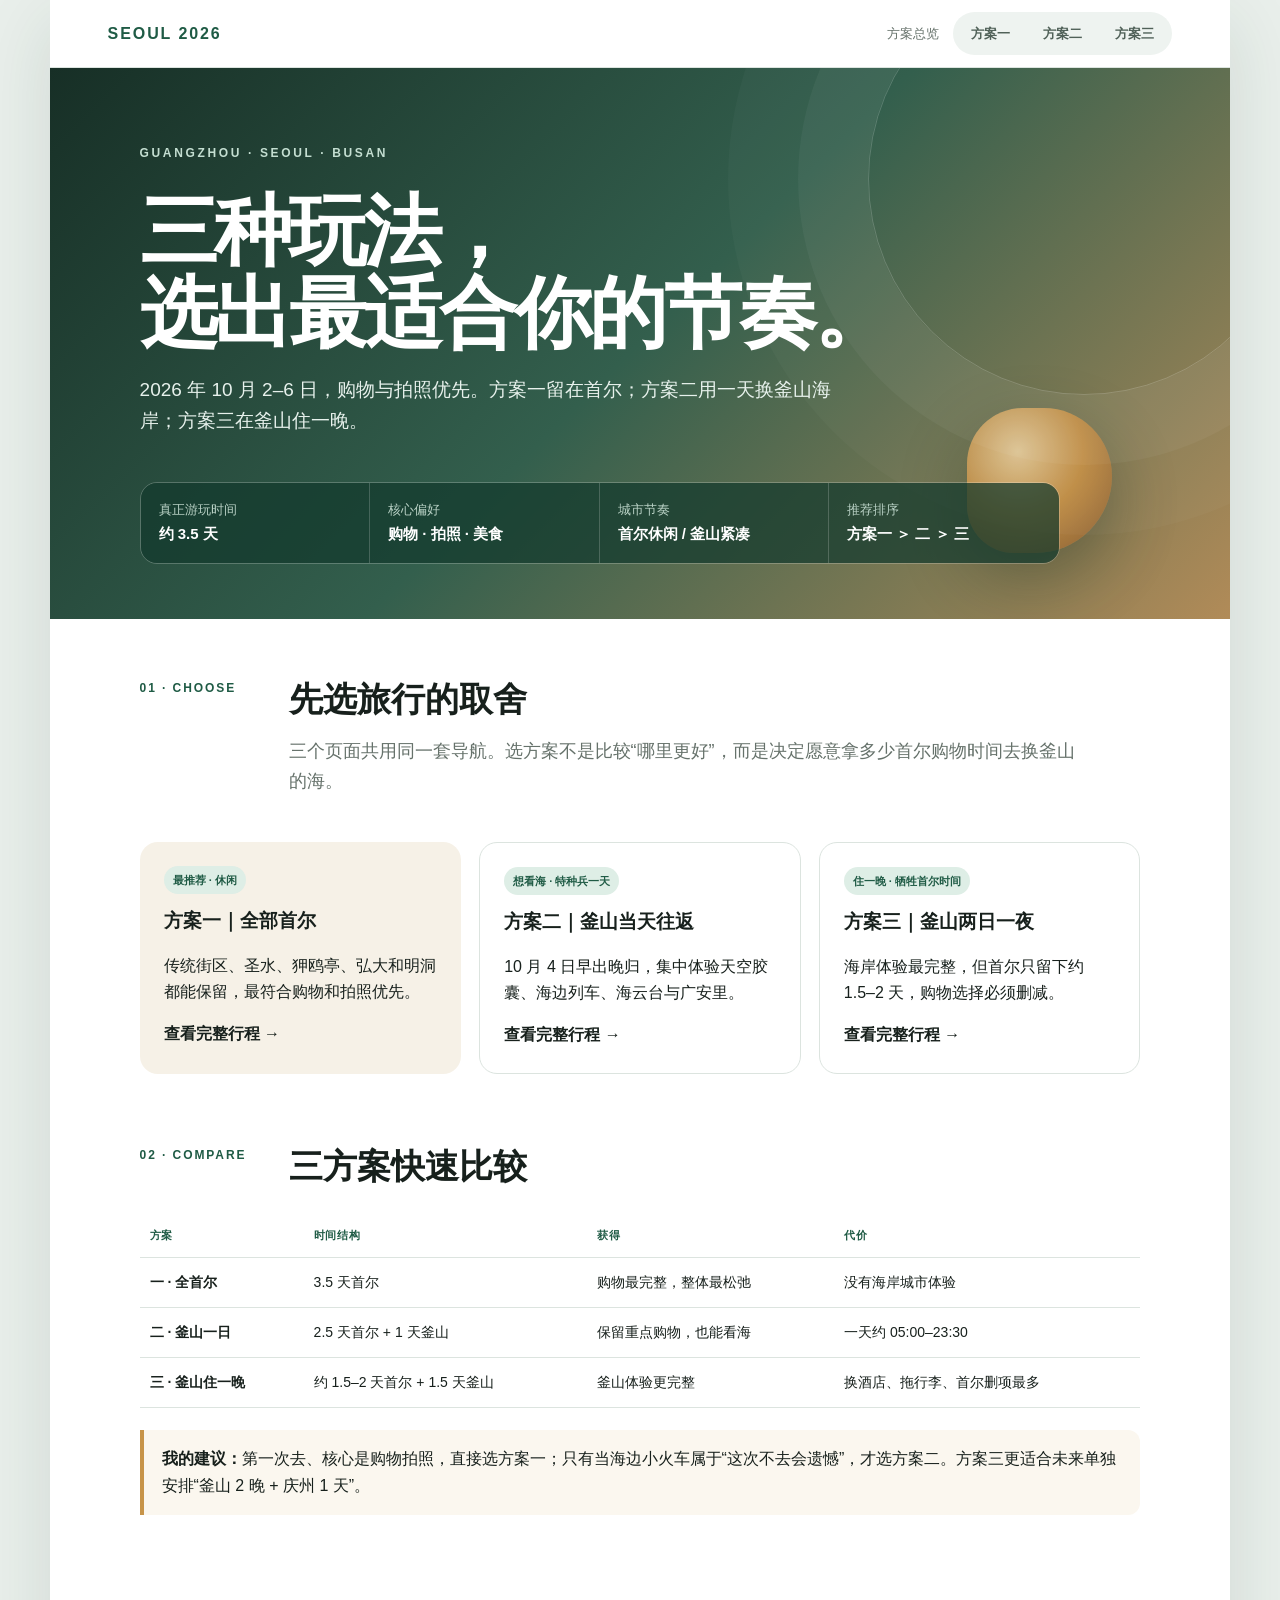
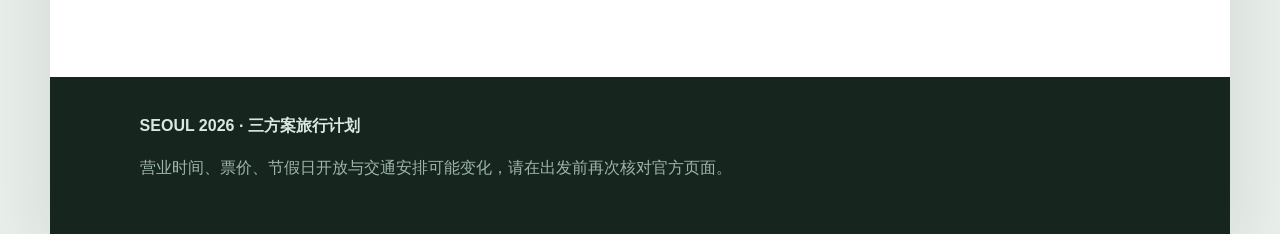
<file: index.html>
<!doctype html><html lang="zh-CN"><head><meta charset="utf-8"><meta name="viewport" content="width=device-width,initial-scale=1"><meta name="theme-color" content="#1f5b45"><title>首尔 × 釜山｜三种旅行方案</title><link rel="stylesheet" href="assets/site.css"></head><body><div class="progress"></div><div class="site">
<nav class="site-nav"><a class="brand" href="index.html">SEOUL 2026</a><a class="nav-home" href="index.html">方案总览</a><div class="plans"><a href="option-1.html">方案一</a><a href="option-2.html">方案二</a><a href="option-3.html">方案三</a></div></nav>
<header class="hero home"><div class="orb"></div><div class="kicker">GUANGZHOU · SEOUL · BUSAN</div><h1>三种玩法，<br>选出最适合你的节奏。</h1><p class="intro">2026 年 10 月 2–6 日，购物与拍照优先。方案一留在首尔；方案二用一天换釜山海岸；方案三在釜山住一晚。</p><div class="meta"><div><small>真正游玩时间</small><strong>约 3.5 天</strong></div><div><small>核心偏好</small><strong>购物 · 拍照 · 美食</strong></div><div><small>城市节奏</small><strong>首尔休闲 / 釜山紧凑</strong></div><div><small>推荐排序</small><strong>方案一 ＞ 二 ＞ 三</strong></div></div></header>
<main><section class="section"><div class="section-title" data-reveal><div class="no">01 · CHOOSE</div><div><h2>先选旅行的取舍</h2><p class="lead">三个页面共用同一套导航。选方案不是比较“哪里更好”，而是决定愿意拿多少首尔购物时间去换釜山的海。</p></div></div><div class="cards">
<a class="card tint" href="option-1.html" data-reveal><span class="pill">最推荐 · 休闲</span><h3>方案一｜全部首尔</h3><p>传统街区、圣水、狎鸥亭、弘大和明洞都能保留，最符合购物和拍照优先。</p><strong>查看完整行程 →</strong></a>
<a class="card" href="option-2.html" data-reveal><span class="pill">想看海 · 特种兵一天</span><h3>方案二｜釜山当天往返</h3><p>10 月 4 日早出晚归，集中体验天空胶囊、海边列车、海云台与广安里。</p><strong>查看完整行程 →</strong></a>
<a class="card" href="option-3.html" data-reveal><span class="pill">住一晚 · 牺牲首尔时间</span><h3>方案三｜釜山两日一夜</h3><p>海岸体验最完整，但首尔只留下约 1.5–2 天，购物选择必须删减。</p><strong>查看完整行程 →</strong></a></div></section>
<section class="section"><div class="section-title" data-reveal><div class="no">02 · COMPARE</div><div><h2>三方案快速比较</h2></div></div><table data-reveal><thead><tr><th>方案</th><th>时间结构</th><th>获得</th><th>代价</th></tr></thead><tbody><tr><td><b>一 · 全首尔</b></td><td>3.5 天首尔</td><td>购物最完整，整体最松弛</td><td>没有海岸城市体验</td></tr><tr><td><b>二 · 釜山一日</b></td><td>2.5 天首尔 + 1 天釜山</td><td>保留重点购物，也能看海</td><td>一天约 05:00–23:30</td></tr><tr><td><b>三 · 釜山住一晚</b></td><td>约 1.5–2 天首尔 + 1.5 天釜山</td><td>釜山体验更完整</td><td>换酒店、拖行李、首尔删项最多</td></tr></tbody></table><div class="tradeoff" data-reveal><b>我的建议：</b>第一次去、核心是购物拍照，直接选方案一；只有当海边小火车属于“这次不去会遗憾”，才选方案二。方案三更适合未来单独安排“釜山 2 晚 + 庆州 1 天”。</div></section></main>
<footer class="footer"><b>SEOUL 2026 · 三方案旅行计划</b><p>营业时间、票价、节假日开放与交通安排可能变化，请在出发前再次核对官方页面。</p></footer></div><div class="mobile-plans"><a class="active" href="index.html">总览</a><a href="option-1.html">方案一</a><a href="option-2.html">方案二</a><a href="option-3.html">方案三</a></div><button class="backtop" aria-label="返回顶部">↑</button><script src="assets/site.js"></script></body></html>
</file>
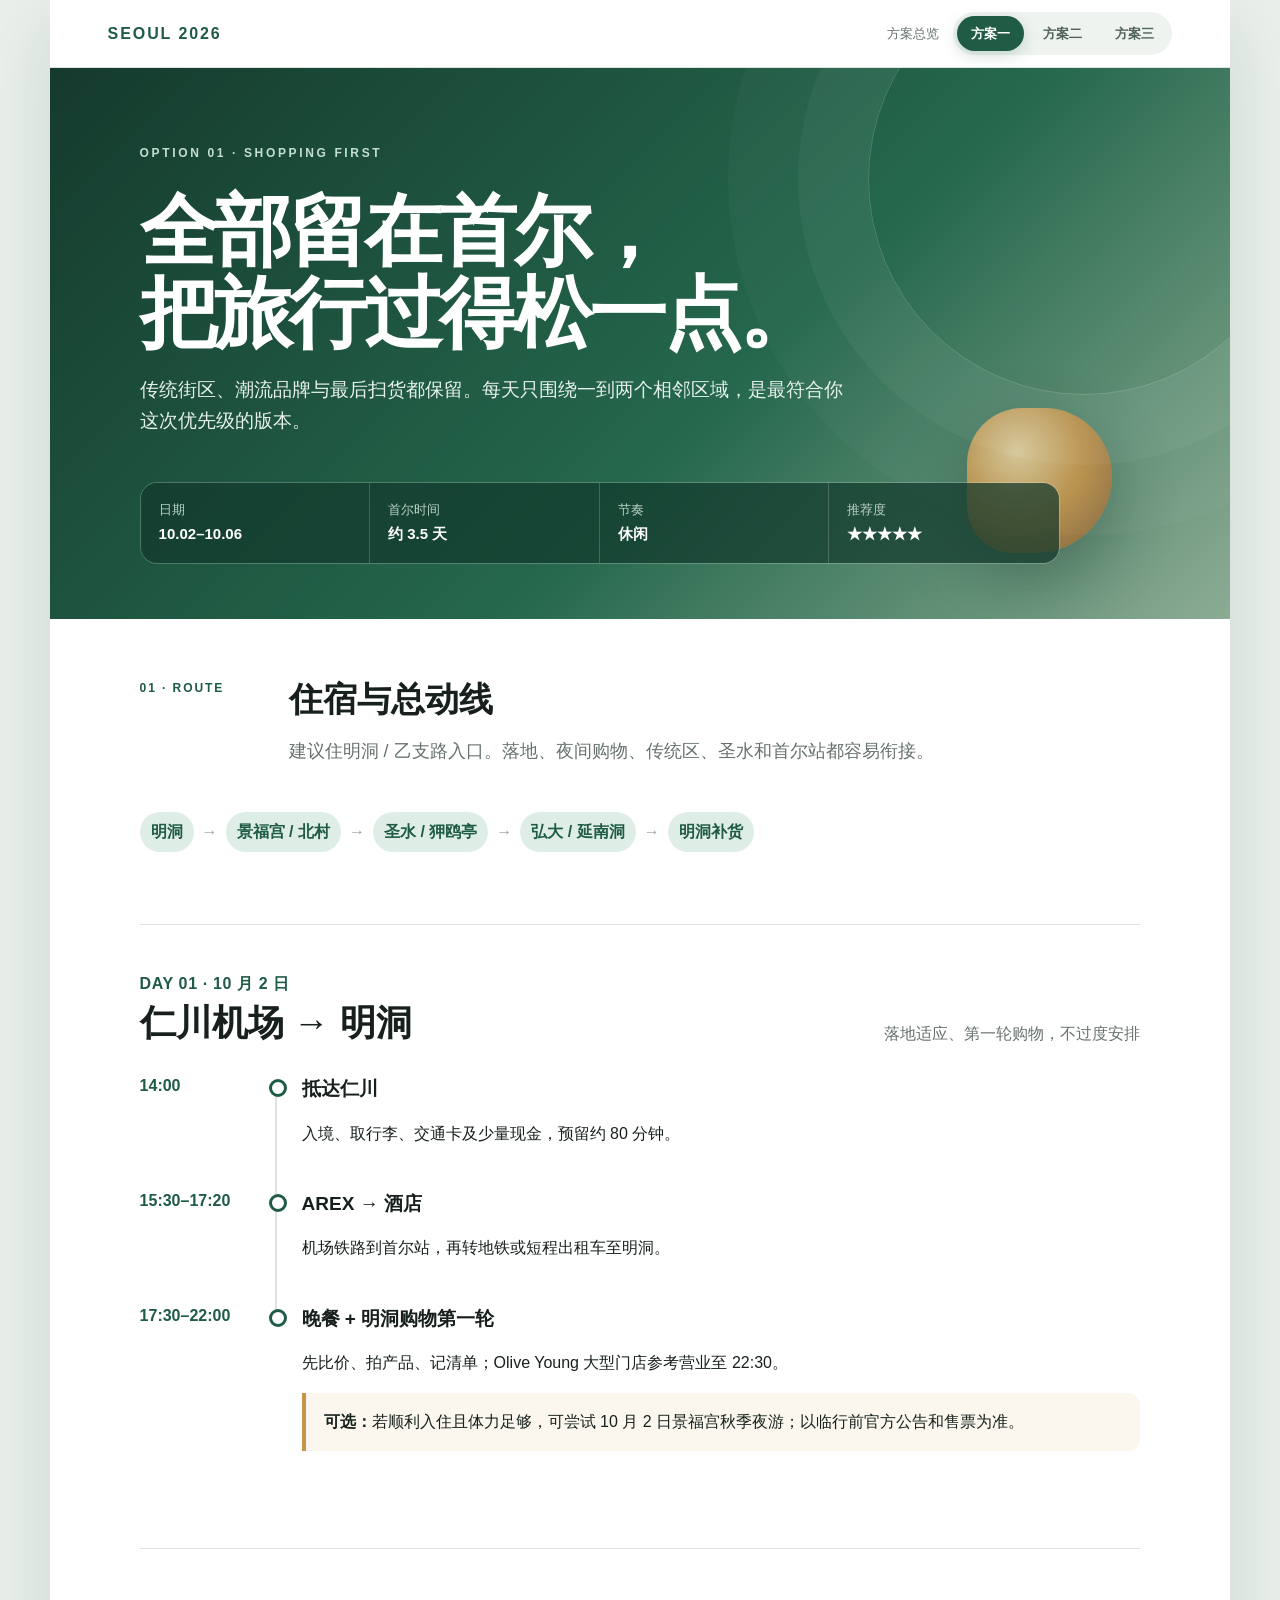
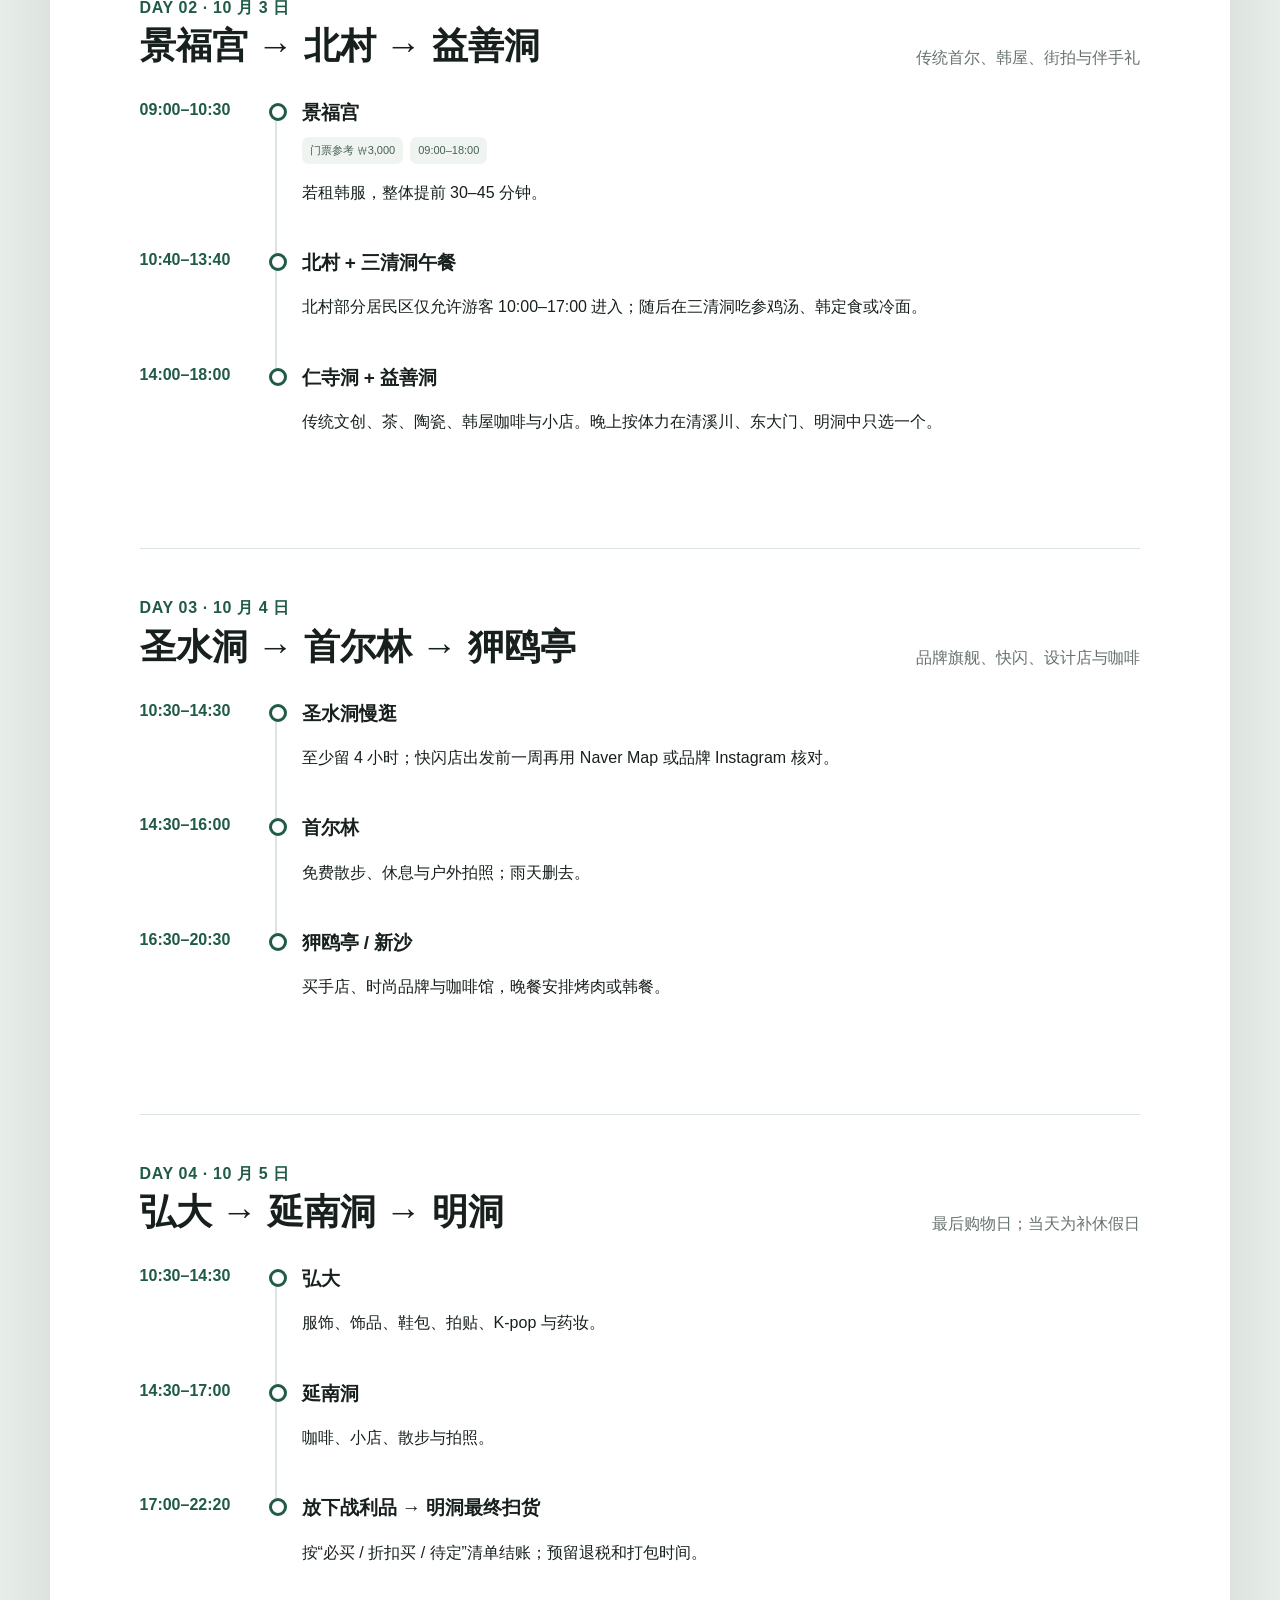
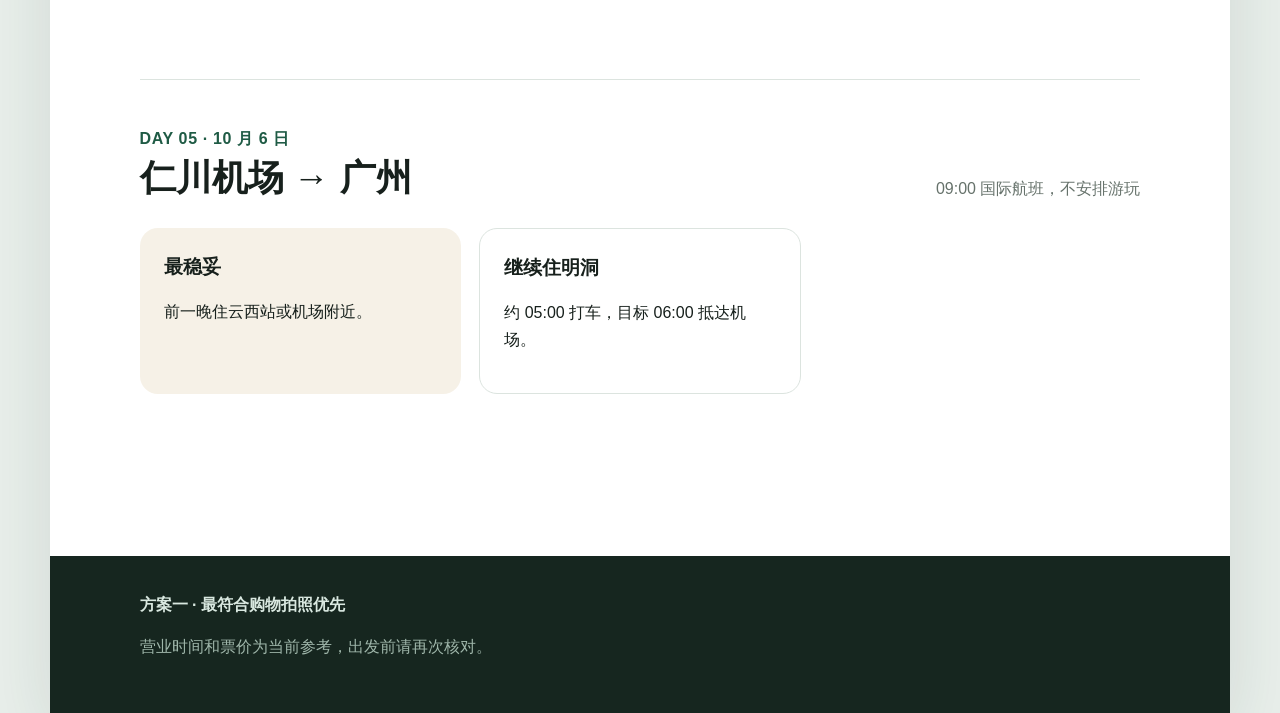
<file: option-1.html>
<!doctype html><html lang="zh-CN"><head><meta charset="utf-8"><meta name="viewport" content="width=device-width,initial-scale=1"><meta name="theme-color" content="#1f5b45"><title>方案一｜首尔 5 天 4 晚</title><link rel="stylesheet" href="assets/site.css"></head><body><div class="progress"></div><div class="site">
<nav class="site-nav"><a class="brand" href="index.html">SEOUL 2026</a><a class="nav-home" href="index.html">方案总览</a><div class="plans"><a class="active" href="option-1.html">方案一</a><a href="option-2.html">方案二</a><a href="option-3.html">方案三</a></div></nav>
<header class="hero"><div class="orb"></div><div class="kicker">OPTION 01 · SHOPPING FIRST</div><h1>全部留在首尔，<br>把旅行过得松一点。</h1><p class="intro">传统街区、潮流品牌与最后扫货都保留。每天只围绕一到两个相邻区域，是最符合你这次优先级的版本。</p><div class="meta"><div><small>日期</small><strong>10.02–10.06</strong></div><div><small>首尔时间</small><strong>约 3.5 天</strong></div><div><small>节奏</small><strong>休闲</strong></div><div><small>推荐度</small><strong>★★★★★</strong></div></div></header>
<main><section class="section"><div class="section-title" data-reveal><div class="no">01 · ROUTE</div><div><h2>住宿与总动线</h2><p class="lead">建议住明洞 / 乙支路入口。落地、夜间购物、传统区、圣水和首尔站都容易衔接。</p></div></div><div class="route" data-reveal><span>明洞</span><b>→</b><span>景福宫 / 北村</span><b>→</b><span>圣水 / 狎鸥亭</span><b>→</b><span>弘大 / 延南洞</span><b>→</b><span>明洞补货</span></div></section>
<section class="section day"><div class="day-head"><div><div class="date">DAY 01 · 10 月 2 日</div><h2>仁川机场 → 明洞</h2></div><div class="focus">落地适应、第一轮购物，不过度安排</div></div><div class="timeline">
<div class="stop" data-reveal><div class="time">14:00</div><div class="rail"></div><div class="stop-body"><h3>抵达仁川</h3><p>入境、取行李、交通卡及少量现金，预留约 80 分钟。</p></div></div><div class="stop" data-reveal><div class="time">15:30–17:20</div><div class="rail"></div><div class="stop-body"><h3>AREX → 酒店</h3><p>机场铁路到首尔站，再转地铁或短程出租车至明洞。</p></div></div><div class="stop" data-reveal><div class="time">17:30–22:00</div><div class="rail"></div><div class="stop-body"><h3>晚餐 + 明洞购物第一轮</h3><p>先比价、拍产品、记清单；Olive Young 大型门店参考营业至 22:30。</p><div class="note warn"><b>可选：</b>若顺利入住且体力足够，可尝试 10 月 2 日景福宫秋季夜游；以临行前官方公告和售票为准。</div></div></div></div></section>
<section class="section day"><div class="day-head"><div><div class="date">DAY 02 · 10 月 3 日</div><h2>景福宫 → 北村 → 益善洞</h2></div><div class="focus">传统首尔、韩屋、街拍与伴手礼</div></div><div class="timeline">
<div class="stop" data-reveal><div class="time">09:00–10:30</div><div class="rail"></div><div class="stop-body"><h3>景福宫</h3><div class="tags"><span class="tag">门票参考 ₩3,000</span><span class="tag">09:00–18:00</span></div><p>若租韩服，整体提前 30–45 分钟。</p></div></div><div class="stop" data-reveal><div class="time">10:40–13:40</div><div class="rail"></div><div class="stop-body"><h3>北村 + 三清洞午餐</h3><p>北村部分居民区仅允许游客 10:00–17:00 进入；随后在三清洞吃参鸡汤、韩定食或冷面。</p></div></div><div class="stop" data-reveal><div class="time">14:00–18:00</div><div class="rail"></div><div class="stop-body"><h3>仁寺洞 + 益善洞</h3><p>传统文创、茶、陶瓷、韩屋咖啡与小店。晚上按体力在清溪川、东大门、明洞中只选一个。</p></div></div></div></section>
<section class="section day"><div class="day-head"><div><div class="date">DAY 03 · 10 月 4 日</div><h2>圣水洞 → 首尔林 → 狎鸥亭</h2></div><div class="focus">品牌旗舰、快闪、设计店与咖啡</div></div><div class="timeline"><div class="stop" data-reveal><div class="time">10:30–14:30</div><div class="rail"></div><div class="stop-body"><h3>圣水洞慢逛</h3><p>至少留 4 小时；快闪店出发前一周再用 Naver Map 或品牌 Instagram 核对。</p></div></div><div class="stop" data-reveal><div class="time">14:30–16:00</div><div class="rail"></div><div class="stop-body"><h3>首尔林</h3><p>免费散步、休息与户外拍照；雨天删去。</p></div></div><div class="stop" data-reveal><div class="time">16:30–20:30</div><div class="rail"></div><div class="stop-body"><h3>狎鸥亭 / 新沙</h3><p>买手店、时尚品牌与咖啡馆，晚餐安排烤肉或韩餐。</p></div></div></div></section>
<section class="section day"><div class="day-head"><div><div class="date">DAY 04 · 10 月 5 日</div><h2>弘大 → 延南洞 → 明洞</h2></div><div class="focus">最后购物日；当天为补休假日</div></div><div class="timeline"><div class="stop" data-reveal><div class="time">10:30–14:30</div><div class="rail"></div><div class="stop-body"><h3>弘大</h3><p>服饰、饰品、鞋包、拍贴、K-pop 与药妆。</p></div></div><div class="stop" data-reveal><div class="time">14:30–17:00</div><div class="rail"></div><div class="stop-body"><h3>延南洞</h3><p>咖啡、小店、散步与拍照。</p></div></div><div class="stop" data-reveal><div class="time">17:00–22:20</div><div class="rail"></div><div class="stop-body"><h3>放下战利品 → 明洞最终扫货</h3><p>按“必买 / 折扣买 / 待定”清单结账；预留退税和打包时间。</p></div></div></div></section>
<section class="section day"><div class="day-head"><div><div class="date">DAY 05 · 10 月 6 日</div><h2>仁川机场 → 广州</h2></div><div class="focus">09:00 国际航班，不安排游玩</div></div><div class="cards"><div class="card tint" data-reveal><h3>最稳妥</h3><p>前一晚住云西站或机场附近。</p></div><div class="card" data-reveal><h3>继续住明洞</h3><p>约 05:00 打车，目标 06:00 抵达机场。</p></div></div></section></main>
<footer class="footer"><b>方案一 · 最符合购物拍照优先</b><p>营业时间和票价为当前参考，出发前请再次核对。</p></footer></div><div class="mobile-plans"><a href="index.html">总览</a><a class="active" href="option-1.html">方案一</a><a href="option-2.html">方案二</a><a href="option-3.html">方案三</a></div><button class="backtop">↑</button><script src="assets/site.js"></script></body></html>
</file>
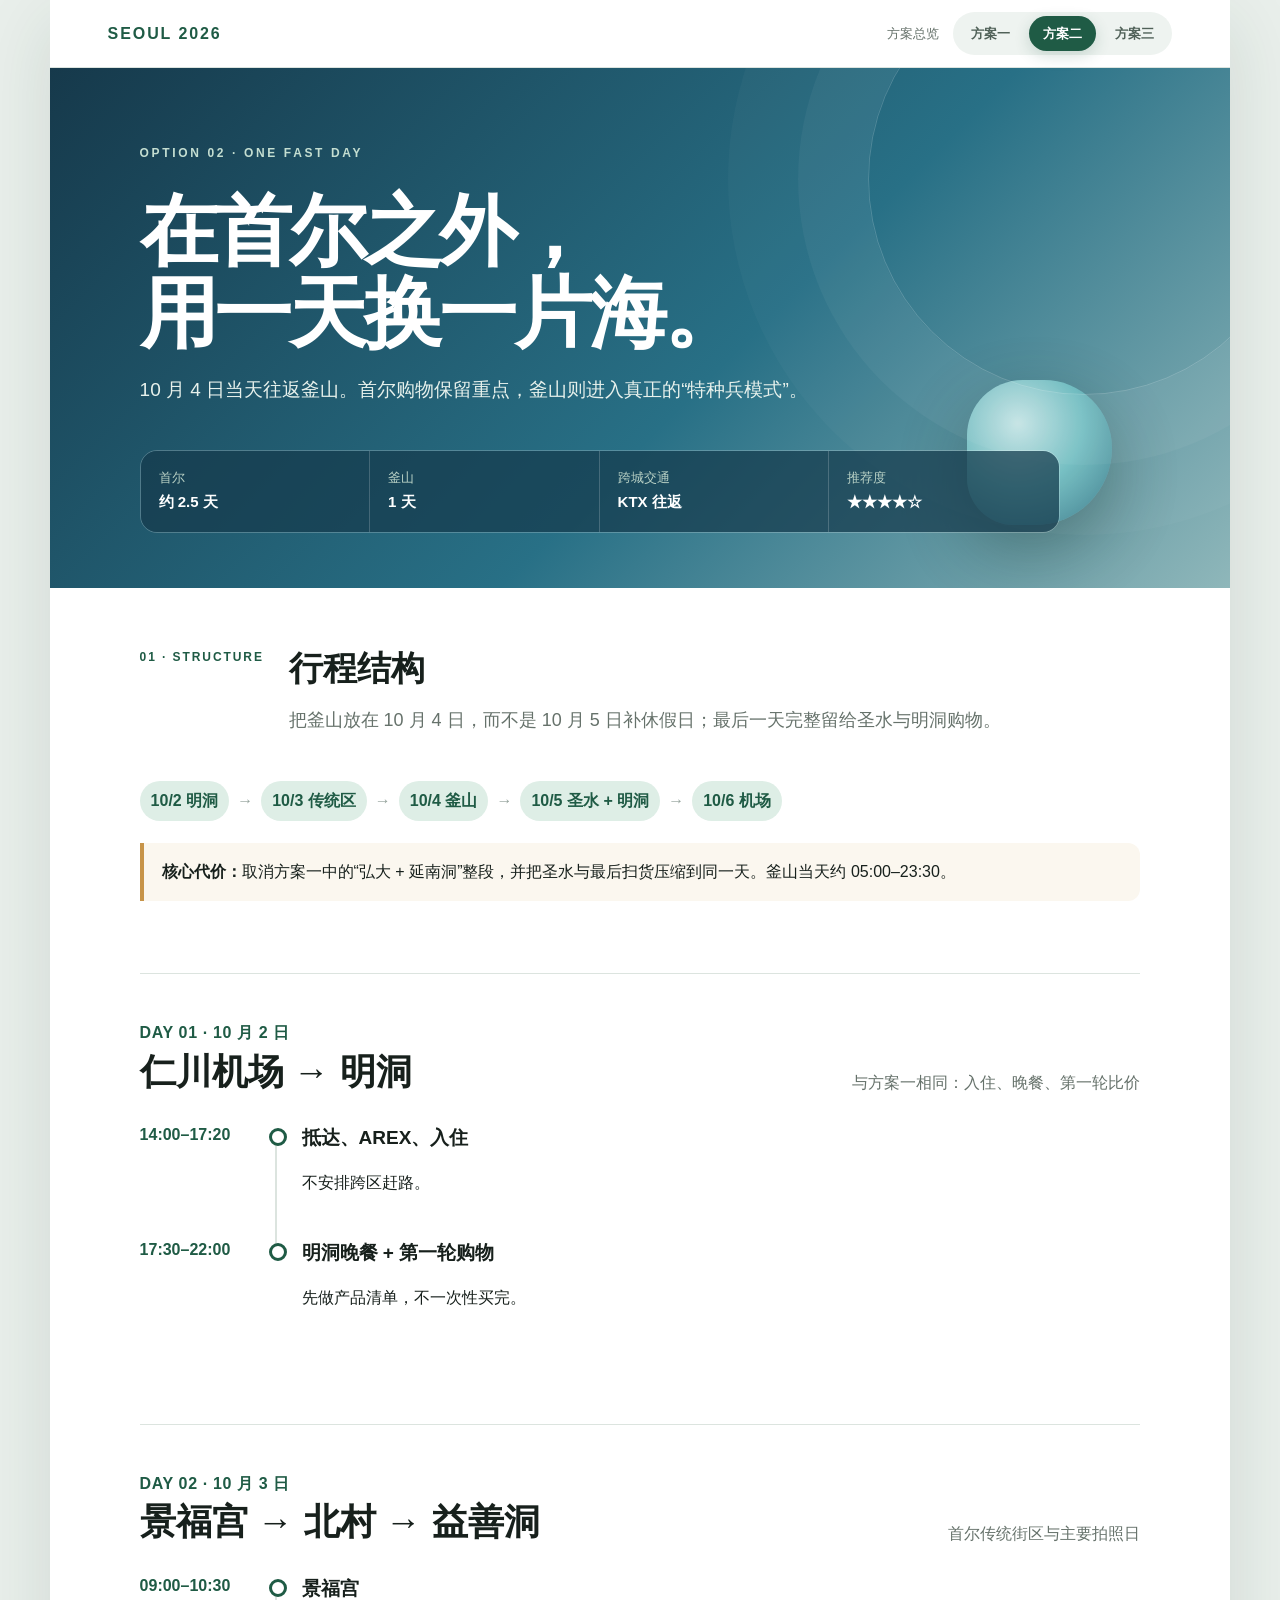
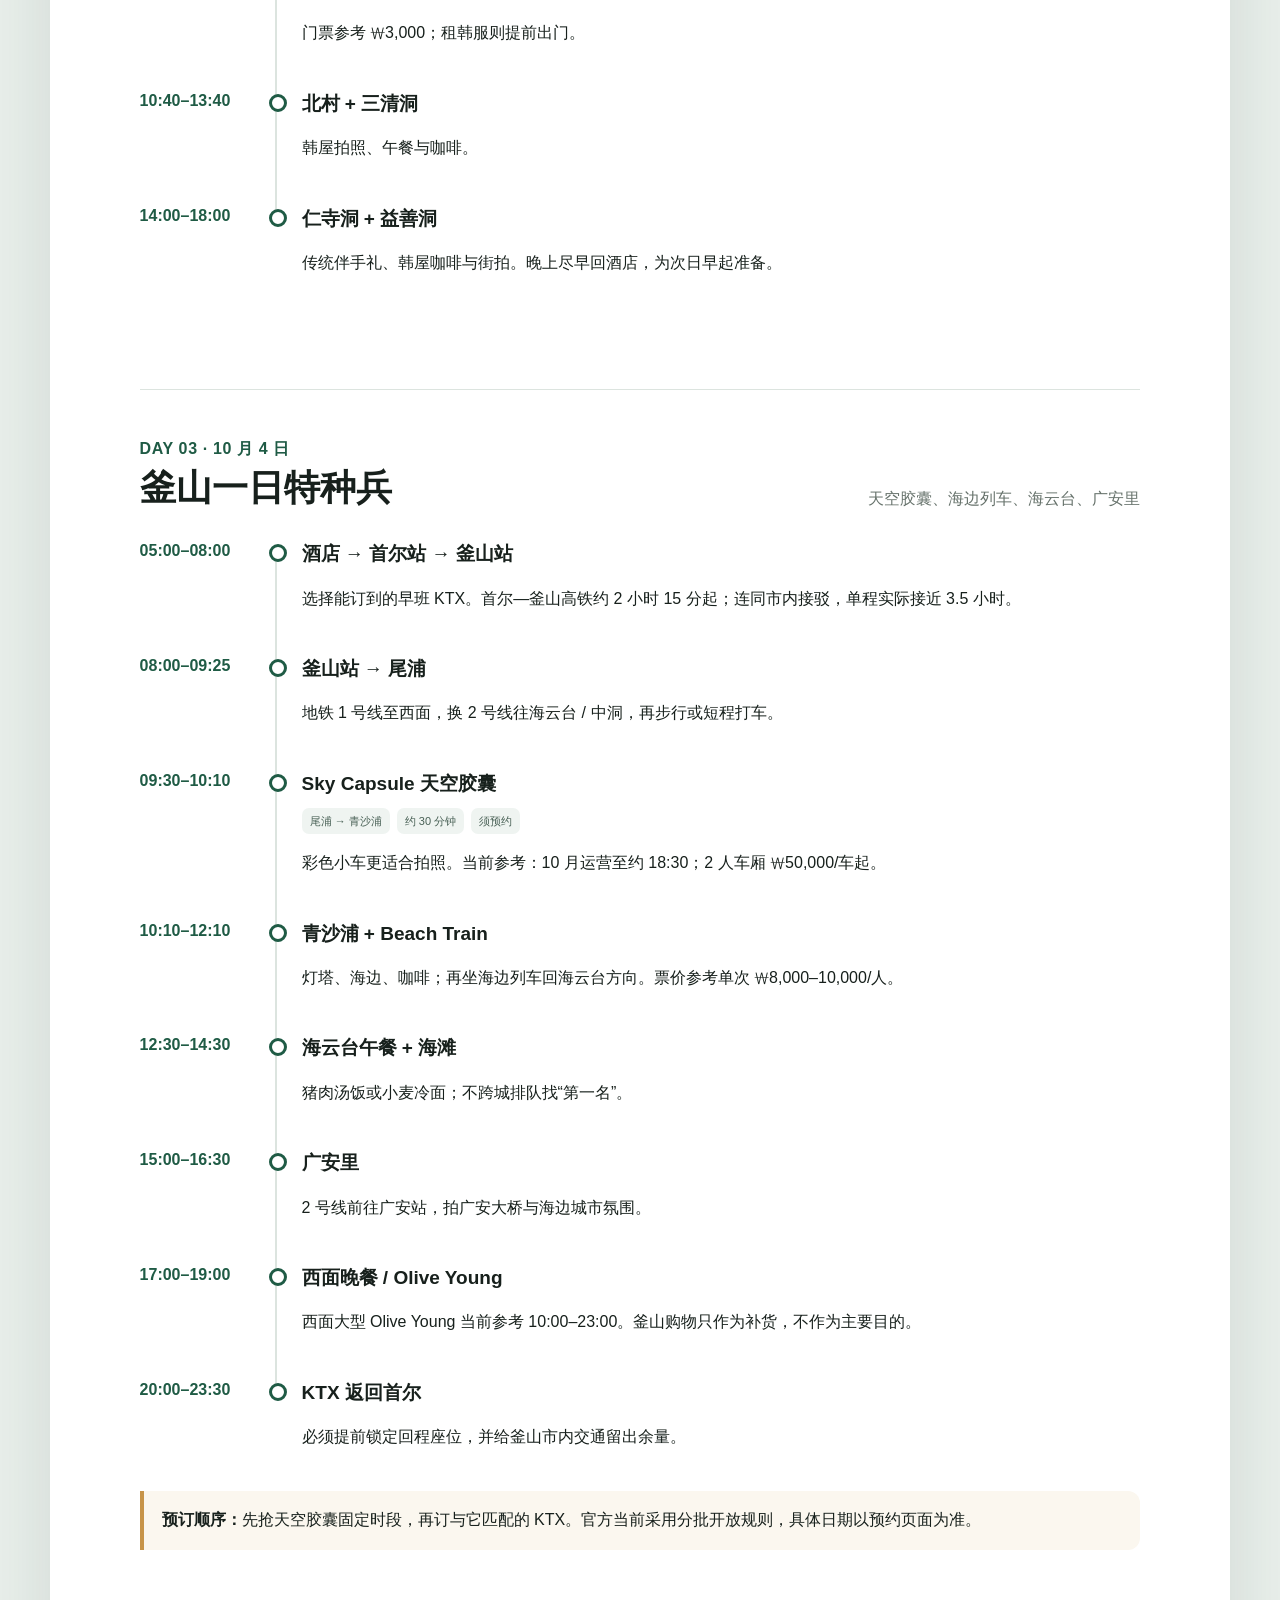
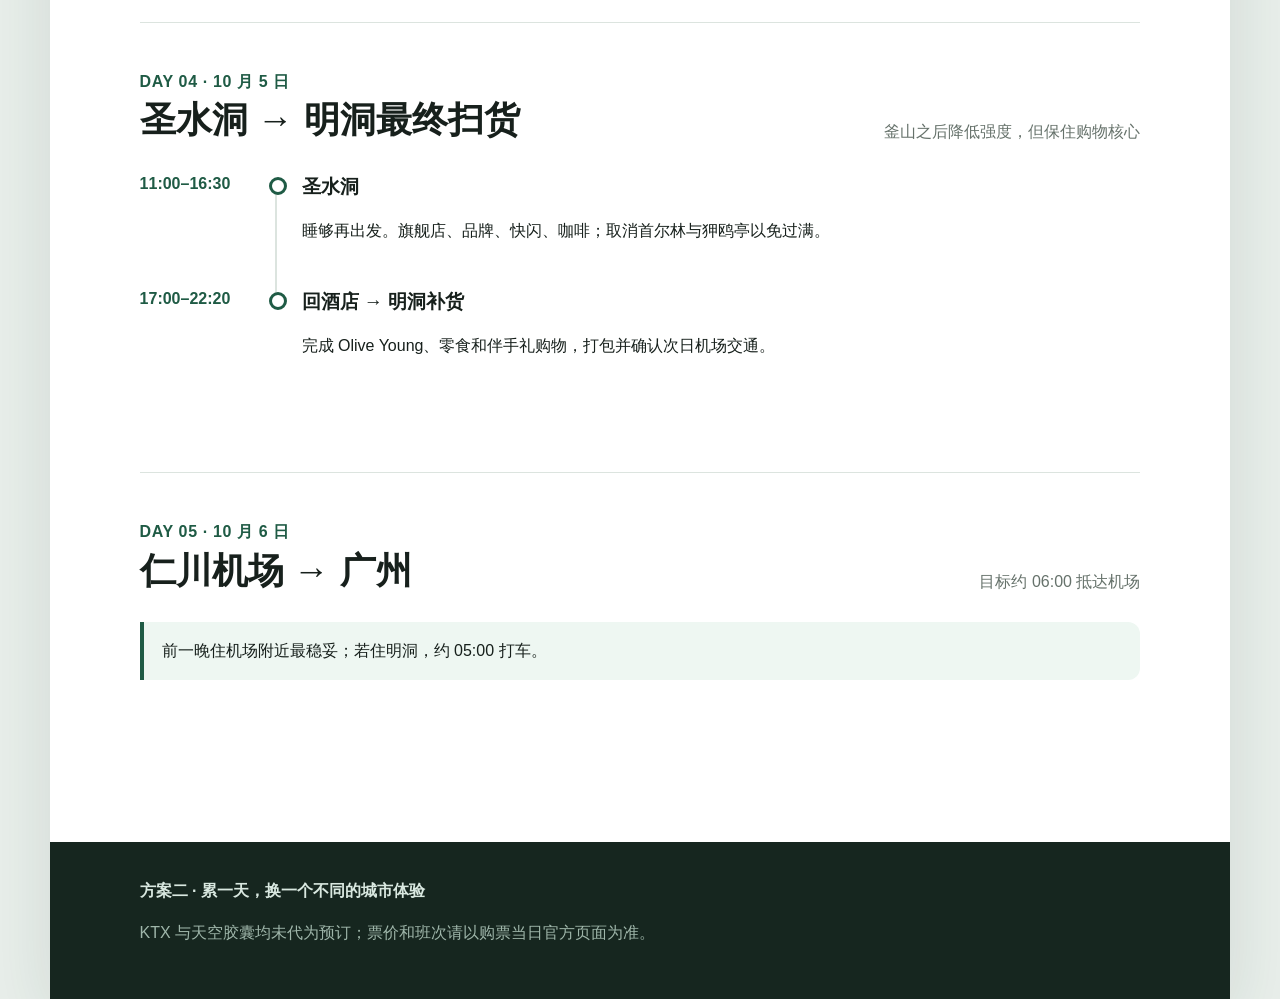
<file: option-2.html>
<!doctype html><html lang="zh-CN"><head><meta charset="utf-8"><meta name="viewport" content="width=device-width,initial-scale=1"><meta name="theme-color" content="#287086"><title>方案二｜首尔 + 釜山一日</title><link rel="stylesheet" href="assets/site.css"></head><body><div class="progress"></div><div class="site">
<nav class="site-nav"><a class="brand" href="index.html">SEOUL 2026</a><a class="nav-home" href="index.html">方案总览</a><div class="plans"><a href="option-1.html">方案一</a><a class="active" href="option-2.html">方案二</a><a href="option-3.html">方案三</a></div></nav>
<header class="hero option2"><div class="orb"></div><div class="kicker">OPTION 02 · ONE FAST DAY</div><h1>在首尔之外，<br>用一天换一片海。</h1><p class="intro">10 月 4 日当天往返釜山。首尔购物保留重点，釜山则进入真正的“特种兵模式”。</p><div class="meta"><div><small>首尔</small><strong>约 2.5 天</strong></div><div><small>釜山</small><strong>1 天</strong></div><div><small>跨城交通</small><strong>KTX 往返</strong></div><div><small>推荐度</small><strong>★★★★☆</strong></div></div></header>
<main><section class="section"><div class="section-title" data-reveal><div class="no">01 · STRUCTURE</div><div><h2>行程结构</h2><p class="lead">把釜山放在 10 月 4 日，而不是 10 月 5 日补休假日；最后一天完整留给圣水与明洞购物。</p></div></div><div class="route" data-reveal><span>10/2 明洞</span><b>→</b><span>10/3 传统区</span><b>→</b><span>10/4 釜山</span><b>→</b><span>10/5 圣水 + 明洞</span><b>→</b><span>10/6 机场</span></div><div class="tradeoff" data-reveal><b>核心代价：</b>取消方案一中的“弘大 + 延南洞”整段，并把圣水与最后扫货压缩到同一天。釜山当天约 05:00–23:30。</div></section>
<section class="section day"><div class="day-head"><div><div class="date">DAY 01 · 10 月 2 日</div><h2>仁川机场 → 明洞</h2></div><div class="focus">与方案一相同：入住、晚餐、第一轮比价</div></div><div class="timeline"><div class="stop" data-reveal><div class="time">14:00–17:20</div><div class="rail"></div><div class="stop-body"><h3>抵达、AREX、入住</h3><p>不安排跨区赶路。</p></div></div><div class="stop" data-reveal><div class="time">17:30–22:00</div><div class="rail"></div><div class="stop-body"><h3>明洞晚餐 + 第一轮购物</h3><p>先做产品清单，不一次性买完。</p></div></div></div></section>
<section class="section day"><div class="day-head"><div><div class="date">DAY 02 · 10 月 3 日</div><h2>景福宫 → 北村 → 益善洞</h2></div><div class="focus">首尔传统街区与主要拍照日</div></div><div class="timeline"><div class="stop" data-reveal><div class="time">09:00–10:30</div><div class="rail"></div><div class="stop-body"><h3>景福宫</h3><p>门票参考 ₩3,000；租韩服则提前出门。</p></div></div><div class="stop" data-reveal><div class="time">10:40–13:40</div><div class="rail"></div><div class="stop-body"><h3>北村 + 三清洞</h3><p>韩屋拍照、午餐与咖啡。</p></div></div><div class="stop" data-reveal><div class="time">14:00–18:00</div><div class="rail"></div><div class="stop-body"><h3>仁寺洞 + 益善洞</h3><p>传统伴手礼、韩屋咖啡与街拍。晚上尽早回酒店，为次日早起准备。</p></div></div></div></section>
<section class="section day"><div class="day-head"><div><div class="date">DAY 03 · 10 月 4 日</div><h2>釜山一日特种兵</h2></div><div class="focus">天空胶囊、海边列车、海云台、广安里</div></div><div class="timeline">
<div class="stop" data-reveal><div class="time">05:00–08:00</div><div class="rail"></div><div class="stop-body"><h3>酒店 → 首尔站 → 釜山站</h3><p>选择能订到的早班 KTX。首尔—釜山高铁约 2 小时 15 分起；连同市内接驳，单程实际接近 3.5 小时。</p></div></div>
<div class="stop" data-reveal><div class="time">08:00–09:25</div><div class="rail"></div><div class="stop-body"><h3>釜山站 → 尾浦</h3><p>地铁 1 号线至西面，换 2 号线往海云台 / 中洞，再步行或短程打车。</p></div></div>
<div class="stop" data-reveal><div class="time">09:30–10:10</div><div class="rail"></div><div class="stop-body"><h3>Sky Capsule 天空胶囊</h3><div class="tags"><span class="tag">尾浦 → 青沙浦</span><span class="tag">约 30 分钟</span><span class="tag">须预约</span></div><p>彩色小车更适合拍照。当前参考：10 月运营至约 18:30；2 人车厢 ₩50,000/车起。</p></div></div>
<div class="stop" data-reveal><div class="time">10:10–12:10</div><div class="rail"></div><div class="stop-body"><h3>青沙浦 + Beach Train</h3><p>灯塔、海边、咖啡；再坐海边列车回海云台方向。票价参考单次 ₩8,000–10,000/人。</p></div></div>
<div class="stop" data-reveal><div class="time">12:30–14:30</div><div class="rail"></div><div class="stop-body"><h3>海云台午餐 + 海滩</h3><p>猪肉汤饭或小麦冷面；不跨城排队找“第一名”。</p></div></div>
<div class="stop" data-reveal><div class="time">15:00–16:30</div><div class="rail"></div><div class="stop-body"><h3>广安里</h3><p>2 号线前往广安站，拍广安大桥与海边城市氛围。</p></div></div>
<div class="stop" data-reveal><div class="time">17:00–19:00</div><div class="rail"></div><div class="stop-body"><h3>西面晚餐 / Olive Young</h3><p>西面大型 Olive Young 当前参考 10:00–23:00。釜山购物只作为补货，不作为主要目的。</p></div></div>
<div class="stop" data-reveal><div class="time">20:00–23:30</div><div class="rail"></div><div class="stop-body"><h3>KTX 返回首尔</h3><p>必须提前锁定回程座位，并给釜山市内交通留出余量。</p></div></div></div><div class="note warn" data-reveal><b>预订顺序：</b>先抢天空胶囊固定时段，再订与它匹配的 KTX。官方当前采用分批开放规则，具体日期以预约页面为准。</div></section>
<section class="section day"><div class="day-head"><div><div class="date">DAY 04 · 10 月 5 日</div><h2>圣水洞 → 明洞最终扫货</h2></div><div class="focus">釜山之后降低强度，但保住购物核心</div></div><div class="timeline"><div class="stop" data-reveal><div class="time">11:00–16:30</div><div class="rail"></div><div class="stop-body"><h3>圣水洞</h3><p>睡够再出发。旗舰店、品牌、快闪、咖啡；取消首尔林与狎鸥亭以免过满。</p></div></div><div class="stop" data-reveal><div class="time">17:00–22:20</div><div class="rail"></div><div class="stop-body"><h3>回酒店 → 明洞补货</h3><p>完成 Olive Young、零食和伴手礼购物，打包并确认次日机场交通。</p></div></div></div></section>
<section class="section day"><div class="day-head"><div><div class="date">DAY 05 · 10 月 6 日</div><h2>仁川机场 → 广州</h2></div><div class="focus">目标约 06:00 抵达机场</div></div><div class="note" data-reveal>前一晚住机场附近最稳妥；若住明洞，约 05:00 打车。</div></section></main>
<footer class="footer"><b>方案二 · 累一天，换一个不同的城市体验</b><p>KTX 与天空胶囊均未代为预订；票价和班次请以购票当日官方页面为准。</p></footer></div><div class="mobile-plans"><a href="index.html">总览</a><a href="option-1.html">方案一</a><a class="active" href="option-2.html">方案二</a><a href="option-3.html">方案三</a></div><button class="backtop">↑</button><script src="assets/site.js"></script></body></html>
</file>
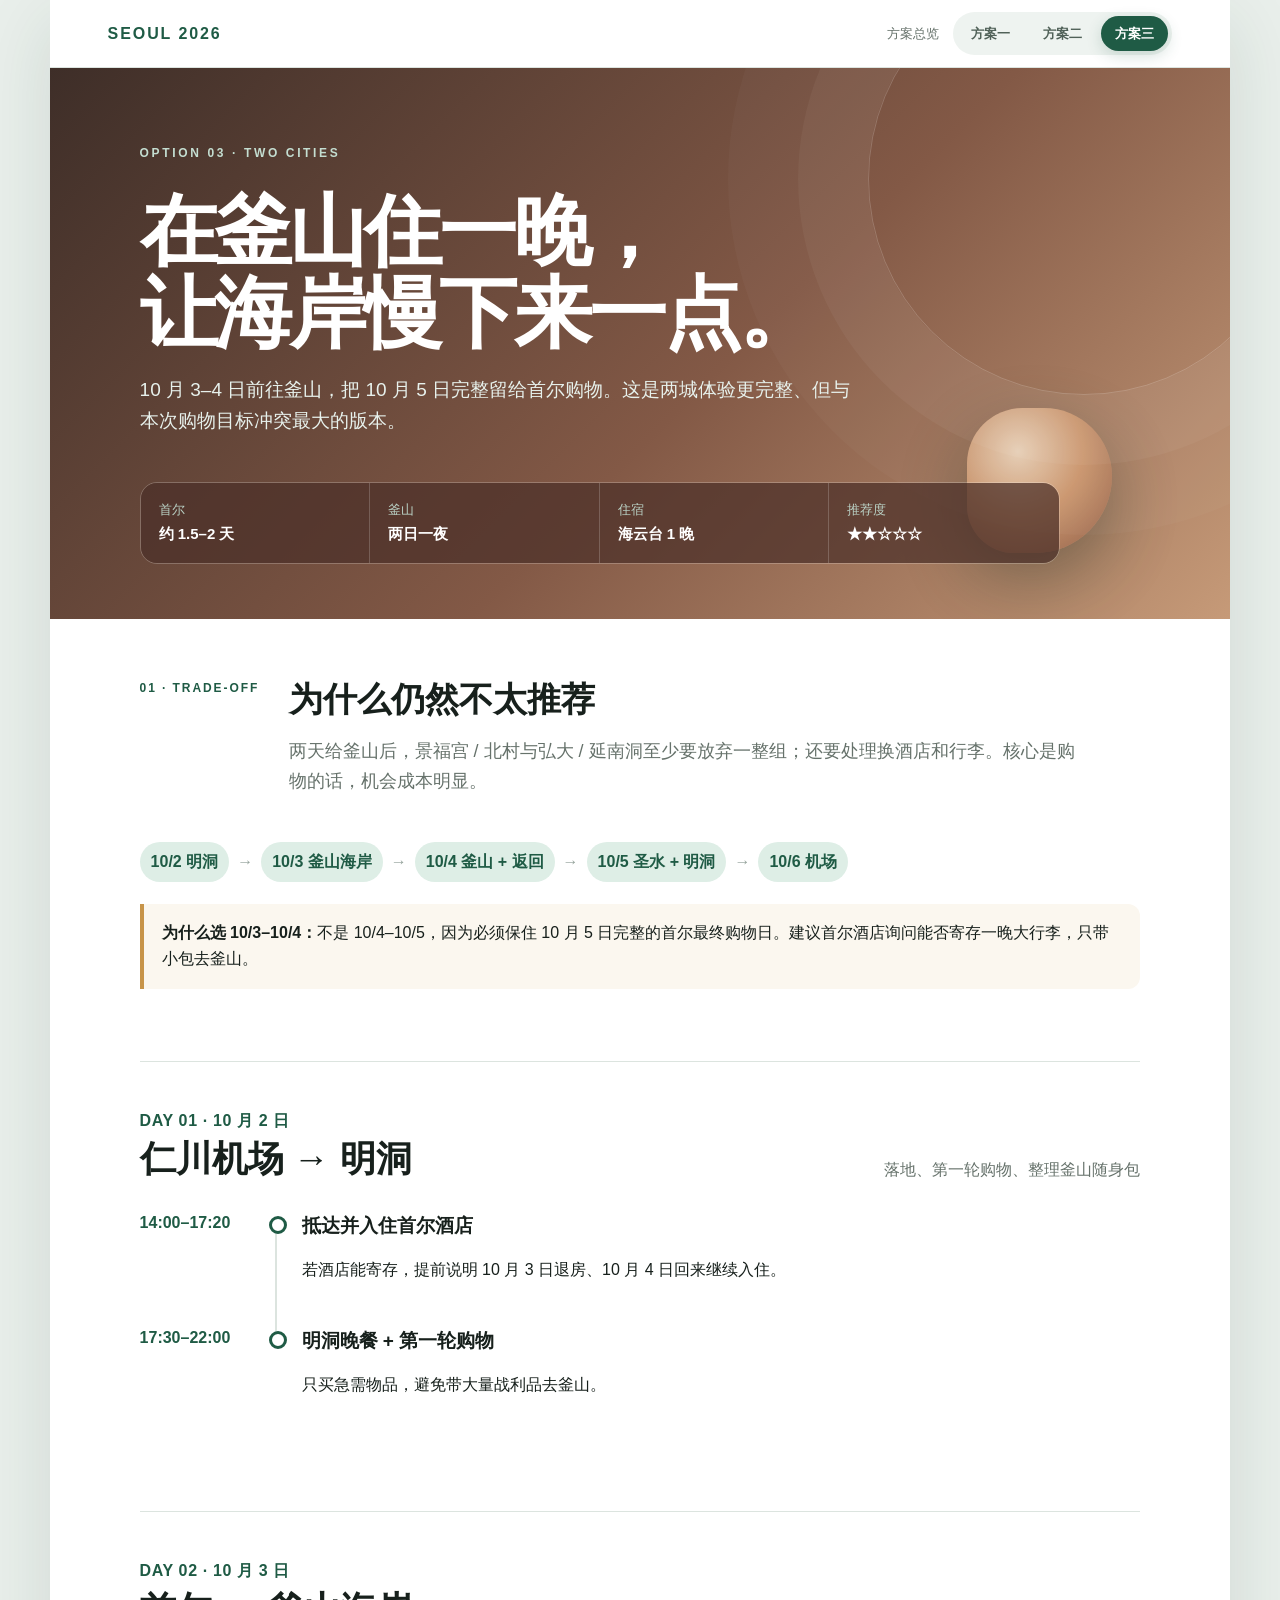
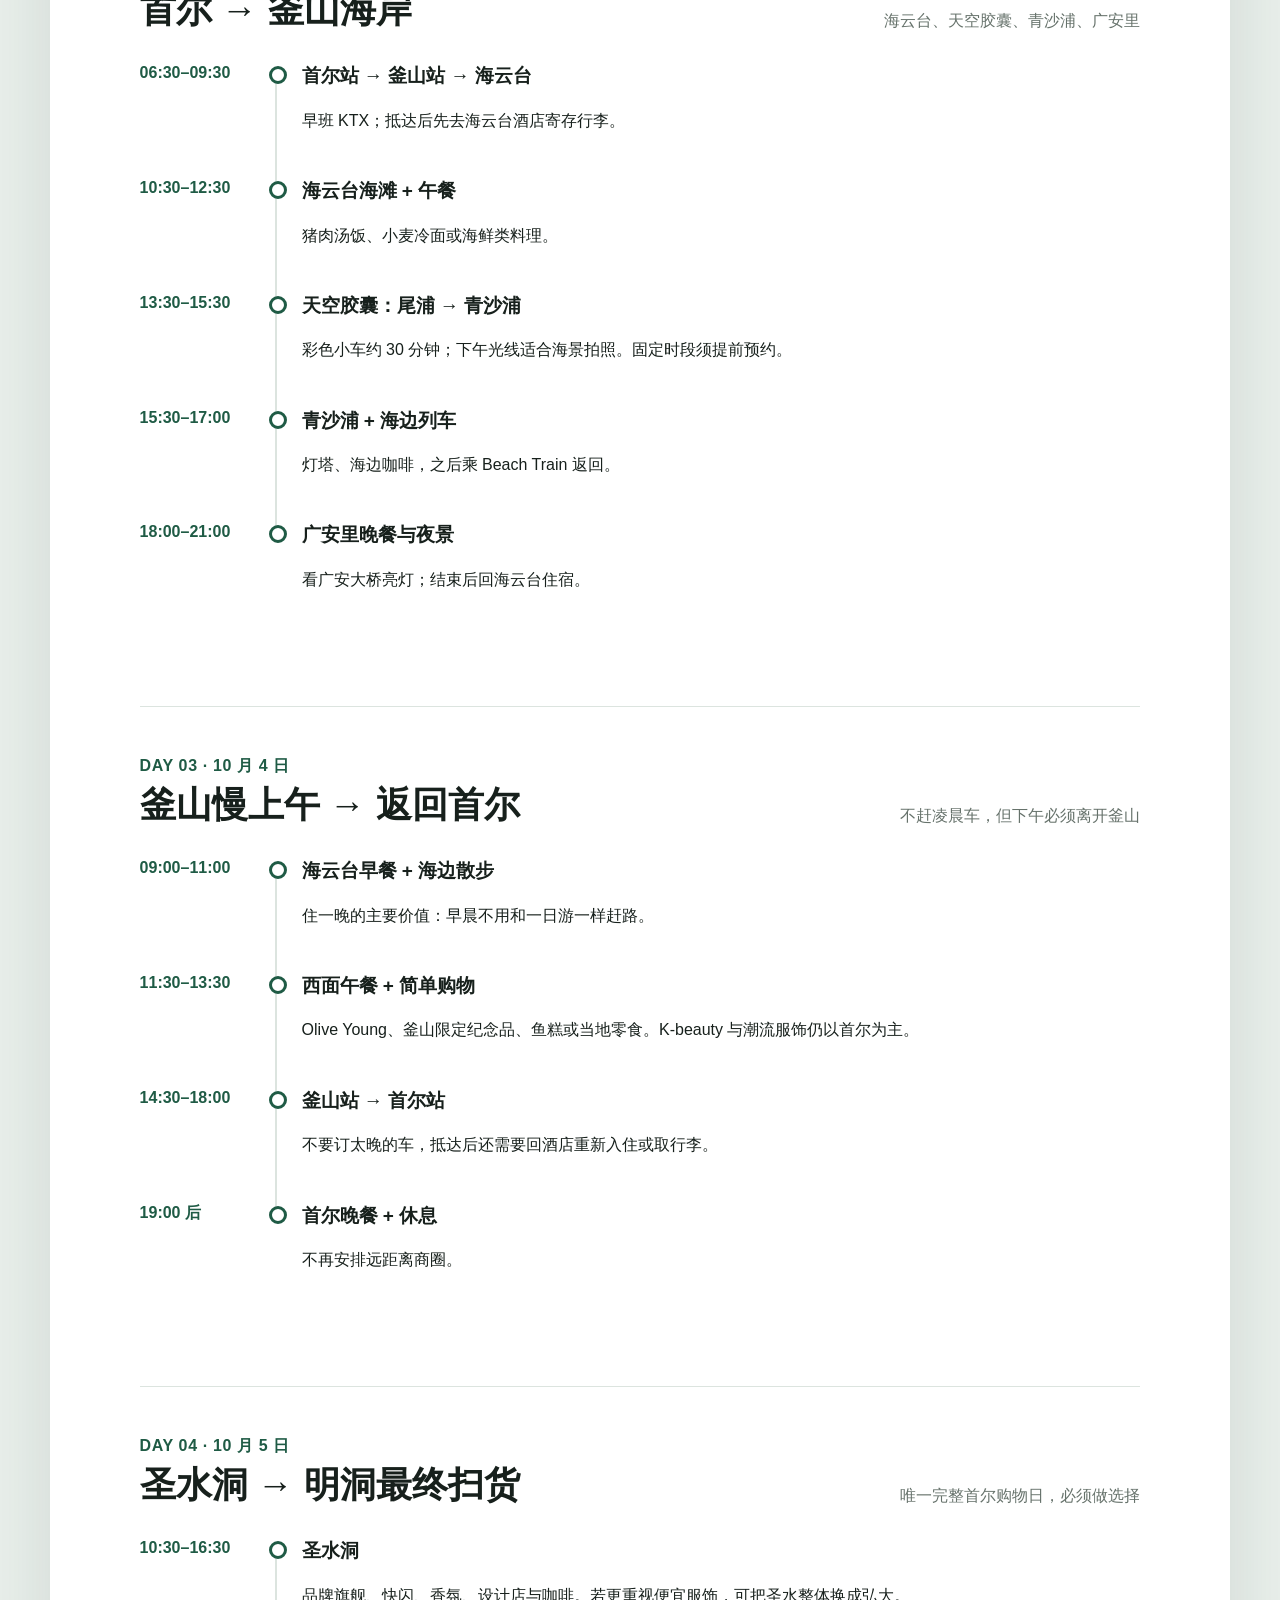
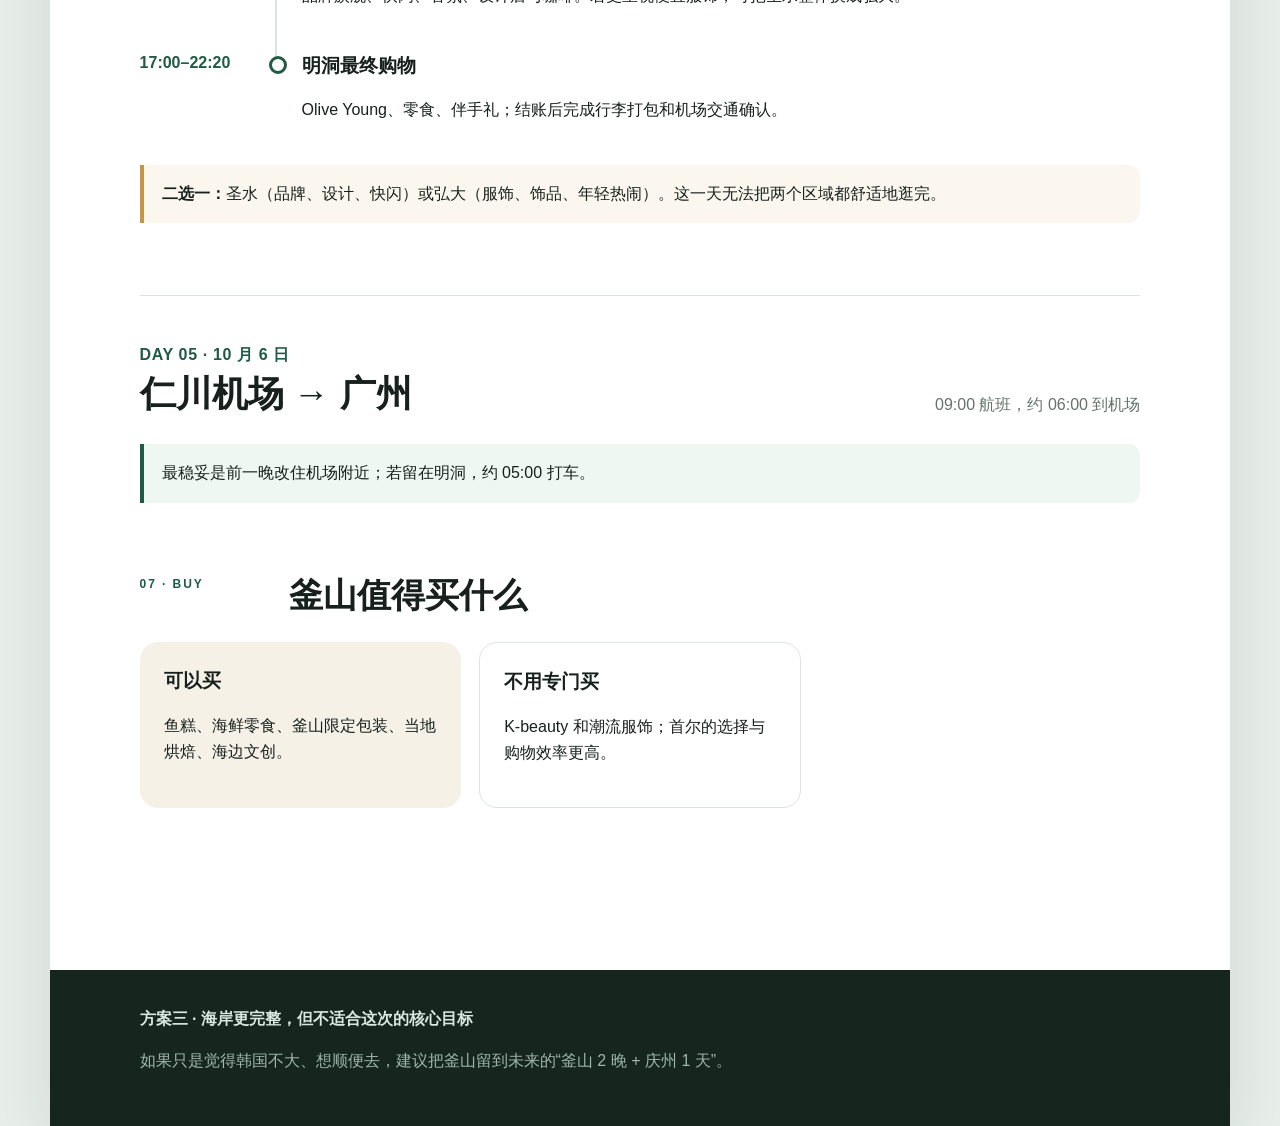
<file: option-3.html>
<!doctype html><html lang="zh-CN"><head><meta charset="utf-8"><meta name="viewport" content="width=device-width,initial-scale=1"><meta name="theme-color" content="#835946"><title>方案三｜首尔 + 釜山两日一夜</title><link rel="stylesheet" href="assets/site.css"></head><body><div class="progress"></div><div class="site">
<nav class="site-nav"><a class="brand" href="index.html">SEOUL 2026</a><a class="nav-home" href="index.html">方案总览</a><div class="plans"><a href="option-1.html">方案一</a><a href="option-2.html">方案二</a><a class="active" href="option-3.html">方案三</a></div></nav>
<header class="hero option3"><div class="orb"></div><div class="kicker">OPTION 03 · TWO CITIES</div><h1>在釜山住一晚，<br>让海岸慢下来一点。</h1><p class="intro">10 月 3–4 日前往釜山，把 10 月 5 日完整留给首尔购物。这是两城体验更完整、但与本次购物目标冲突最大的版本。</p><div class="meta"><div><small>首尔</small><strong>约 1.5–2 天</strong></div><div><small>釜山</small><strong>两日一夜</strong></div><div><small>住宿</small><strong>海云台 1 晚</strong></div><div><small>推荐度</small><strong>★★☆☆☆</strong></div></div></header>
<main><section class="section"><div class="section-title" data-reveal><div class="no">01 · TRADE-OFF</div><div><h2>为什么仍然不太推荐</h2><p class="lead">两天给釜山后，景福宫 / 北村与弘大 / 延南洞至少要放弃一整组；还要处理换酒店和行李。核心是购物的话，机会成本明显。</p></div></div><div class="route" data-reveal><span>10/2 明洞</span><b>→</b><span>10/3 釜山海岸</span><b>→</b><span>10/4 釜山 + 返回</span><b>→</b><span>10/5 圣水 + 明洞</span><b>→</b><span>10/6 机场</span></div><div class="tradeoff" data-reveal><b>为什么选 10/3–10/4：</b>不是 10/4–10/5，因为必须保住 10 月 5 日完整的首尔最终购物日。建议首尔酒店询问能否寄存一晚大行李，只带小包去釜山。</div></section>
<section class="section day"><div class="day-head"><div><div class="date">DAY 01 · 10 月 2 日</div><h2>仁川机场 → 明洞</h2></div><div class="focus">落地、第一轮购物、整理釜山随身包</div></div><div class="timeline"><div class="stop" data-reveal><div class="time">14:00–17:20</div><div class="rail"></div><div class="stop-body"><h3>抵达并入住首尔酒店</h3><p>若酒店能寄存，提前说明 10 月 3 日退房、10 月 4 日回来继续入住。</p></div></div><div class="stop" data-reveal><div class="time">17:30–22:00</div><div class="rail"></div><div class="stop-body"><h3>明洞晚餐 + 第一轮购物</h3><p>只买急需物品，避免带大量战利品去釜山。</p></div></div></div></section>
<section class="section day"><div class="day-head"><div><div class="date">DAY 02 · 10 月 3 日</div><h2>首尔 → 釜山海岸</h2></div><div class="focus">海云台、天空胶囊、青沙浦、广安里</div></div><div class="timeline">
<div class="stop" data-reveal><div class="time">06:30–09:30</div><div class="rail"></div><div class="stop-body"><h3>首尔站 → 釜山站 → 海云台</h3><p>早班 KTX；抵达后先去海云台酒店寄存行李。</p></div></div><div class="stop" data-reveal><div class="time">10:30–12:30</div><div class="rail"></div><div class="stop-body"><h3>海云台海滩 + 午餐</h3><p>猪肉汤饭、小麦冷面或海鲜类料理。</p></div></div><div class="stop" data-reveal><div class="time">13:30–15:30</div><div class="rail"></div><div class="stop-body"><h3>天空胶囊：尾浦 → 青沙浦</h3><p>彩色小车约 30 分钟；下午光线适合海景拍照。固定时段须提前预约。</p></div></div><div class="stop" data-reveal><div class="time">15:30–17:00</div><div class="rail"></div><div class="stop-body"><h3>青沙浦 + 海边列车</h3><p>灯塔、海边咖啡，之后乘 Beach Train 返回。</p></div></div><div class="stop" data-reveal><div class="time">18:00–21:00</div><div class="rail"></div><div class="stop-body"><h3>广安里晚餐与夜景</h3><p>看广安大桥亮灯；结束后回海云台住宿。</p></div></div></div></section>
<section class="section day"><div class="day-head"><div><div class="date">DAY 03 · 10 月 4 日</div><h2>釜山慢上午 → 返回首尔</h2></div><div class="focus">不赶凌晨车，但下午必须离开釜山</div></div><div class="timeline"><div class="stop" data-reveal><div class="time">09:00–11:00</div><div class="rail"></div><div class="stop-body"><h3>海云台早餐 + 海边散步</h3><p>住一晚的主要价值：早晨不用和一日游一样赶路。</p></div></div><div class="stop" data-reveal><div class="time">11:30–13:30</div><div class="rail"></div><div class="stop-body"><h3>西面午餐 + 简单购物</h3><p>Olive Young、釜山限定纪念品、鱼糕或当地零食。K-beauty 与潮流服饰仍以首尔为主。</p></div></div><div class="stop" data-reveal><div class="time">14:30–18:00</div><div class="rail"></div><div class="stop-body"><h3>釜山站 → 首尔站</h3><p>不要订太晚的车，抵达后还需要回酒店重新入住或取行李。</p></div></div><div class="stop" data-reveal><div class="time">19:00 后</div><div class="rail"></div><div class="stop-body"><h3>首尔晚餐 + 休息</h3><p>不再安排远距离商圈。</p></div></div></div></section>
<section class="section day"><div class="day-head"><div><div class="date">DAY 04 · 10 月 5 日</div><h2>圣水洞 → 明洞最终扫货</h2></div><div class="focus">唯一完整首尔购物日，必须做选择</div></div><div class="timeline"><div class="stop" data-reveal><div class="time">10:30–16:30</div><div class="rail"></div><div class="stop-body"><h3>圣水洞</h3><p>品牌旗舰、快闪、香氛、设计店与咖啡。若更重视便宜服饰，可把圣水整体换成弘大。</p></div></div><div class="stop" data-reveal><div class="time">17:00–22:20</div><div class="rail"></div><div class="stop-body"><h3>明洞最终购物</h3><p>Olive Young、零食、伴手礼；结账后完成行李打包和机场交通确认。</p></div></div></div><div class="note warn" data-reveal><b>二选一：</b>圣水（品牌、设计、快闪）或弘大（服饰、饰品、年轻热闹）。这一天无法把两个区域都舒适地逛完。</div></section>
<section class="section day"><div class="day-head"><div><div class="date">DAY 05 · 10 月 6 日</div><h2>仁川机场 → 广州</h2></div><div class="focus">09:00 航班，约 06:00 到机场</div></div><div class="note" data-reveal>最稳妥是前一晚改住机场附近；若留在明洞，约 05:00 打车。</div></section>
<section class="section"><div class="section-title" data-reveal><div class="no">07 · BUY</div><div><h2>釜山值得买什么</h2></div></div><div class="cards"><div class="card tint" data-reveal><h3>可以买</h3><p>鱼糕、海鲜零食、釜山限定包装、当地烘焙、海边文创。</p></div><div class="card" data-reveal><h3>不用专门买</h3><p>K-beauty 和潮流服饰；首尔的选择与购物效率更高。</p></div></div></section></main>
<footer class="footer"><b>方案三 · 海岸更完整，但不适合这次的核心目标</b><p>如果只是觉得韩国不大、想顺便去，建议把釜山留到未来的“釜山 2 晚 + 庆州 1 天”。</p></footer></div><div class="mobile-plans"><a href="index.html">总览</a><a href="option-1.html">方案一</a><a href="option-2.html">方案二</a><a class="active" href="option-3.html">方案三</a></div><button class="backtop">↑</button><script src="assets/site.js"></script></body></html>
</file>
<file: assets/site.css>
:root{--ink:#17201c;--muted:#66726b;--green:#1f5b45;--green2:#2d7559;--mint:#deeee6;--cream:#f6f1e7;--gold:#c79449;--line:#dce4df;--paper:#fff;--shadow:0 22px 70px rgba(24,55,42,.12)}
*{box-sizing:border-box}html{scroll-behavior:smooth}body{margin:0;background:#e9efeb;color:var(--ink);font-family:-apple-system,BlinkMacSystemFont,"Segoe UI","PingFang SC","Hiragino Sans GB","Microsoft YaHei",sans-serif;line-height:1.65;overflow-x:hidden}a{color:inherit}.progress{position:fixed;z-index:99;top:0;left:0;width:0;height:3px;background:linear-gradient(90deg,var(--gold),#efd09d);box-shadow:0 0 14px #c7944990}.site{max-width:1180px;margin:auto;background:var(--paper);box-shadow:var(--shadow);min-height:100vh}
.site-nav{position:sticky;z-index:30;top:0;display:flex;align-items:center;gap:14px;padding:12px 4.5vw;background:rgba(255,255,255,.9);border-bottom:1px solid var(--line);backdrop-filter:blur(18px)}.brand{font-weight:900;letter-spacing:.12em;color:var(--green);margin-right:auto;text-decoration:none}.plans{display:flex;gap:5px;padding:4px;background:#eef3f0;border-radius:999px}.plans a{padding:7px 14px;border-radius:999px;text-decoration:none;font-size:13px;font-weight:750;color:#506158;transition:.25s}.plans a:hover{background:#fff}.plans a.active{background:var(--green);color:#fff;box-shadow:0 5px 15px #1f5b4530}.nav-home{font-size:13px;text-decoration:none;color:var(--muted)}
.hero{position:relative;overflow:hidden;min-height:500px;padding:76px 7vw 55px;color:white;background:linear-gradient(135deg,#153a2d,#25684d 58%,#8cac94)}.hero.option2{background:linear-gradient(135deg,#16394b,#287086 57%,#8fb7ba)}.hero.option3{background:linear-gradient(135deg,#3e2e28,#835946 56%,#c69a78)}.hero.home{background:linear-gradient(135deg,#172f26,#335f4d 50%,#b18b58)}.hero:after{content:"";position:absolute;width:430px;height:430px;border:1px solid #ffffff30;border-radius:50%;right:-70px;top:-105px;box-shadow:0 0 0 70px #ffffff0a,0 0 0 140px #ffffff07;animation:breathe 8s ease-in-out infinite}.orb{position:absolute;right:10%;bottom:12%;width:145px;height:145px;border-radius:45% 55% 62% 38%;background:radial-gradient(circle at 35% 30%,#f4d5a1,#ce9141 47%,#82552d);opacity:.8;box-shadow:0 24px 70px #09251b70;animation:float 6s ease-in-out infinite;will-change:transform}.option2 .orb{background:radial-gradient(circle at 35% 30%,#dff8f6,#78c8ca 47%,#2e7082)}.option3 .orb{background:radial-gradient(circle at 35% 30%,#f7e3ca,#d39c71 47%,#895642)}.hero>*:not(.orb){position:relative;z-index:2}.kicker{font-size:12px;letter-spacing:.22em;font-weight:800;color:#c4ded1;opacity:0;animation:rise .7s .05s forwards}.hero h1{max-width:830px;margin:27px 0 17px;font-size:clamp(44px,7.5vw,78px);line-height:1.05;letter-spacing:-.04em;opacity:0;animation:rise .8s .14s forwards}.hero .intro{max-width:720px;font-size:19px;color:#e7f1ec;opacity:0;animation:rise .8s .28s forwards}.meta{display:grid;grid-template-columns:repeat(4,1fr);max-width:920px;margin-top:45px;border:1px solid #ffffff38;border-radius:17px;overflow:hidden;opacity:0;animation:rise .8s .42s forwards}.meta>div{padding:16px 18px;background:#12392db8;border-right:1px solid #ffffff30;transition:.25s}.option2 .meta>div{background:#153b4db8}.option3 .meta>div{background:#4b3029b8}.meta>div:hover{transform:translateY(-2px);background:#285f4b}.meta>div:last-child{border:0}.meta small{display:block;color:#bad2c6}.meta strong{font-size:15px}
main{padding:60px 7vw 90px}.section{margin-bottom:72px;scroll-margin-top:85px}.section-title{display:grid;grid-template-columns:125px 1fr;gap:24px;margin-bottom:27px}.section-title .no{font-size:12px;letter-spacing:.16em;font-weight:850;color:var(--green)}.section-title h2{margin:0;font-size:34px;line-height:1.18}.lead{font-size:18px;color:var(--muted);max-width:800px}.cards{display:grid;grid-template-columns:repeat(3,1fr);gap:18px}.card{display:block;padding:24px;border:1px solid var(--line);border-radius:18px;background:#fff;text-decoration:none;transition:transform .35s cubic-bezier(.2,.8,.2,1),box-shadow .35s,border-color .35s}.card:hover{transform:translateY(-6px);box-shadow:0 20px 42px #29443818;border-color:#b5cec1}.card.tint{background:var(--cream);border:0}.card h3{margin:0 0 8px}.pill{display:inline-flex;padding:5px 9px;margin-bottom:12px;background:var(--mint);border-radius:999px;color:var(--green);font-size:11px;font-weight:850}.route{display:flex;flex-wrap:wrap;gap:8px;align-items:center}.route span{padding:7px 11px;background:var(--mint);border-radius:999px;color:var(--green);font-weight:750;transition:.2s}.route span:hover{transform:translateY(-3px)}.route b{color:#96a49d}.tradeoff{border-left:4px solid var(--gold);padding:16px 18px;margin:22px 0;background:#fbf7ef;border-radius:0 12px 12px 0}
.day{padding-top:46px;border-top:1px solid var(--line);scroll-margin-top:80px}.day-head{display:flex;justify-content:space-between;align-items:end;gap:22px;margin-bottom:26px}.date{font-weight:850;color:var(--green);letter-spacing:.04em}.day h2{font-size:36px;line-height:1.16;margin:4px 0}.focus{max-width:370px;text-align:right;color:var(--muted)}.timeline{display:grid}.stop{display:grid;grid-template-columns:112px 26px 1fr;gap:12px;min-height:110px}.time{font-weight:850;color:var(--green)}.rail{position:relative}.rail:before{content:"";position:absolute;left:11px;top:17px;bottom:-17px;width:2px;background:var(--line)}.stop:last-child .rail:before{display:none}.rail:after{content:"";position:absolute;left:5px;top:6px;width:12px;height:12px;border:3px solid var(--green);background:#fff;border-radius:50%;transition:.25s}.stop:hover .rail:after{transform:scale(1.28);background:var(--mint)}.stop-body{padding-bottom:25px;transition:transform .25s}.stop:hover .stop-body{transform:translateX(5px)}.stop h3{font-size:19px;margin:0 0 4px}.tags{display:flex;flex-wrap:wrap;gap:7px;margin:9px 0}.tag{padding:4px 8px;border-radius:7px;background:#eff4f1;color:#486055;font-size:11px}.note{padding:16px 18px;background:#eef7f2;border-left:4px solid var(--green);border-radius:0 12px 12px 0}.warn{background:#fbf7ef;border-left-color:var(--gold)}table{width:100%;border-collapse:collapse;font-size:14px}th,td{padding:13px 10px;text-align:left;vertical-align:top;border-bottom:1px solid var(--line)}th{font-size:11px;letter-spacing:.08em;color:var(--green)}.check{padding:0;list-style:none}.check li{padding:10px 0;border-bottom:1px solid var(--line)}.check li:before{content:"□";margin-right:9px;color:var(--green);font-weight:bold}.reveal{opacity:0;transform:translateY(26px);transition:opacity .7s,transform .7s cubic-bezier(.2,.8,.2,1)}.reveal.visible{opacity:1;transform:none}.footer{padding:36px 7vw;background:#16261f;color:#d9e8e0}.footer p{color:#9fb6aa}.footer a{color:#dcebe4}.backtop{position:fixed;right:24px;bottom:24px;width:44px;height:44px;border:0;border-radius:50%;background:var(--green);color:#fff;font-size:18px;box-shadow:0 12px 30px #173d2e50;opacity:0;transform:translateY(10px);pointer-events:none;transition:.25s;z-index:40}.backtop.show{opacity:1;transform:none;pointer-events:auto}.mobile-plans{display:none}
@keyframes rise{from{opacity:0;transform:translateY(22px)}to{opacity:1;transform:none}}@keyframes float{50%{transform:translateY(-14px) rotate(6deg)}}@keyframes breathe{50%{transform:scale(1.04);opacity:.75}}
@media(max-width:800px){.site-nav{padding:11px 18px}.site-nav .plans,.nav-home{display:none}.hero{min-height:610px;padding:58px 24px 78px}.hero h1{font-size:48px}.orb{width:98px;height:98px;right:8%;bottom:28%}.meta{grid-template-columns:1fr 1fr}.meta>div:nth-child(2){border-right:0}.meta>div{border-bottom:1px solid #ffffff30}main{padding:45px 24px 100px}.section-title{grid-template-columns:1fr;gap:6px}.cards{grid-template-columns:1fr}.day-head{display:block}.focus{text-align:left}.stop{grid-template-columns:77px 20px 1fr}.backtop{right:16px;bottom:80px}.mobile-plans{display:flex;position:fixed;z-index:45;left:12px;right:12px;bottom:10px;justify-content:space-around;padding:8px;background:#17261ff0;border:1px solid #ffffff1c;border-radius:18px;box-shadow:0 12px 34px #0e2018a8;backdrop-filter:blur(16px)}.mobile-plans a{padding:7px 11px;border-radius:11px;color:#d8e9e0;text-decoration:none;font-size:11px}.mobile-plans a.active{background:#fff;color:var(--green);font-weight:850}}
@media(prefers-reduced-motion:reduce){html{scroll-behavior:auto}*,*:before,*:after{animation:none!important;transition:none!important}.reveal{opacity:1;transform:none}}
@media print{body{background:#fff}.site{box-shadow:none;max-width:none}.progress,.site-nav,.mobile-plans,.backtop,.orb{display:none!important}.hero{min-height:0;padding:38px 46px;background:#1f5b45!important;-webkit-print-color-adjust:exact;print-color-adjust:exact}.hero h1{font-size:46px}.meta{margin-top:25px}main{padding:35px 46px}.day{break-before:page}.card,.stop{break-inside:avoid}.reveal{opacity:1;transform:none}.footer{break-before:page}}
</file>
